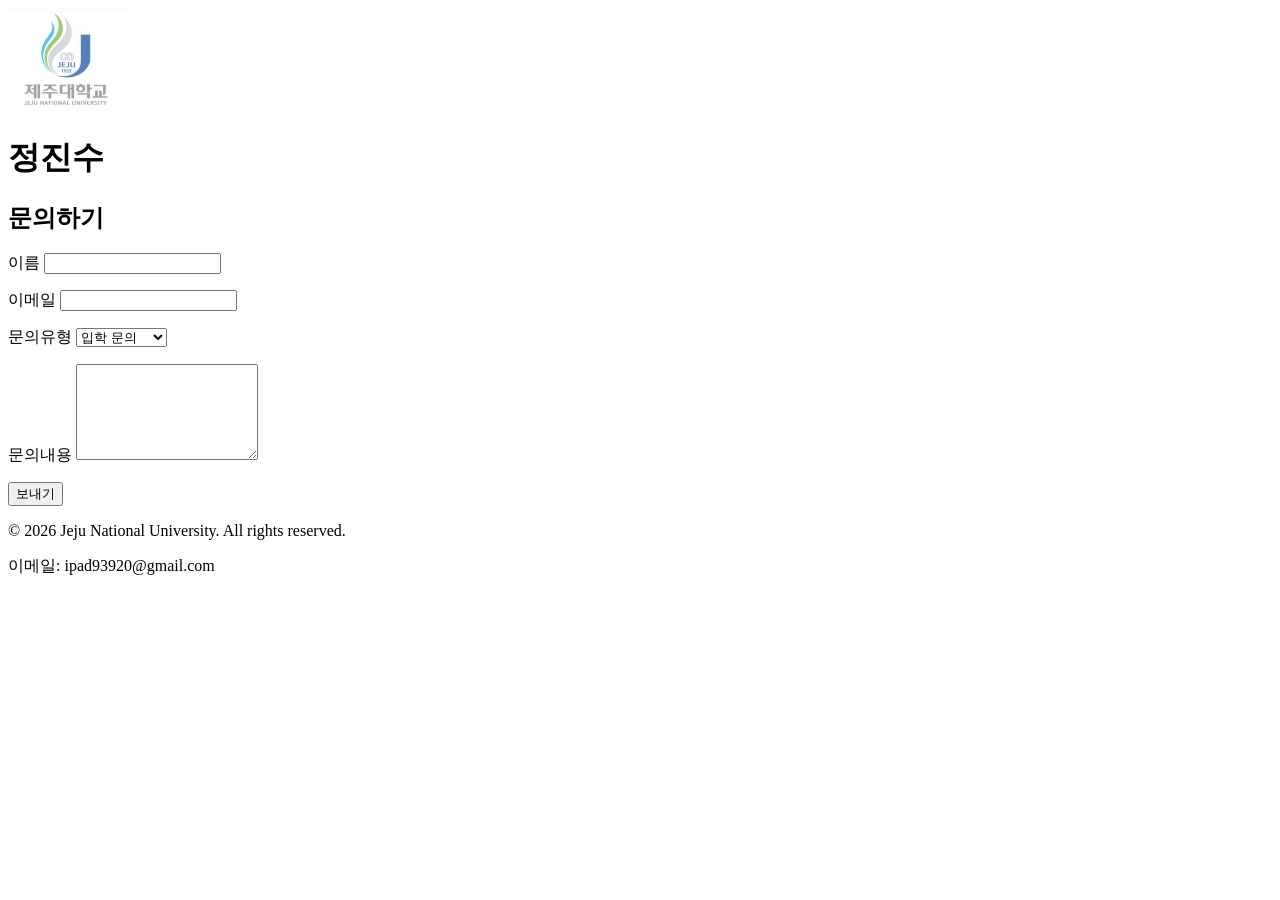
<file: index.html>
<!DOCTYPE html>
<html lang="ko">
<head>
  <meta charset="UTF-8">
  <meta http-equiv="refresh" content="0; url=week3/index.html">
  <title>이동 중...</title>
</head>
<body>
  <p><a href="week3/index.html">week3 페이지로 이동</a></p>
</body>
</html>
</file>
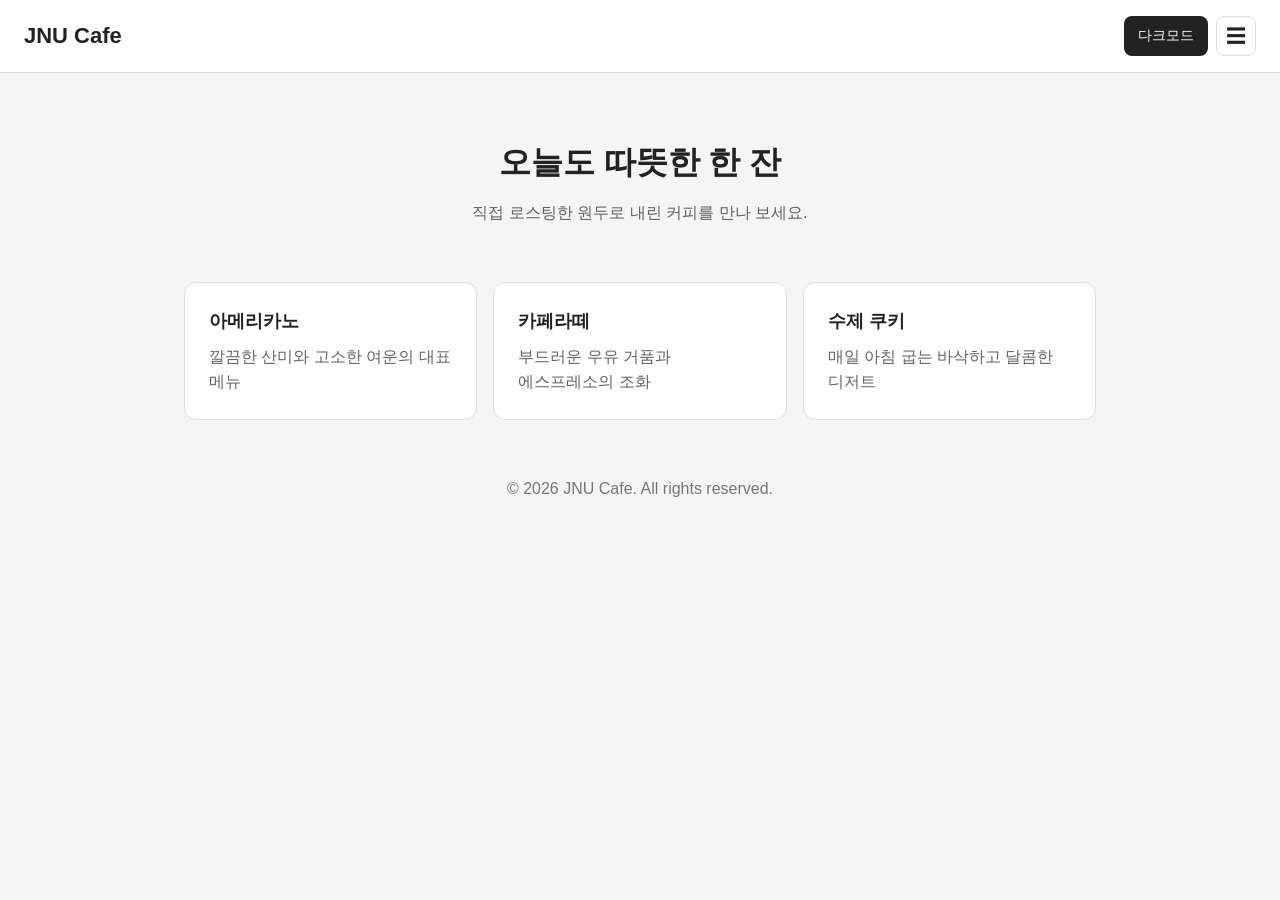
<file: week10/index.html>
<!DOCTYPE html>
<html lang="ko">
<head>
  <meta charset="UTF-8">
  <meta name="viewport" content="width=device-width, initial-scale=1.0">
  <title>10주차 실습 미션 - 햄버거 메뉴 · 다크모드 버튼</title>

  <style>
    /* ===== 기본 스타일 (수정 금지) ===== */
    * { margin: 0; padding: 0; box-sizing: border-box; }

    body {
      font-family: 'Noto Sans KR', sans-serif;
      line-height: 1.6;
      word-break: keep-all;
      background: var(--bg);
      color: var(--text);
    }

    ul { list-style: none; }
    a { color: inherit; text-decoration: none; }

    .header {
      display: flex;
      flex-wrap: wrap;
      align-items: center;
      justify-content: space-between;
      padding: 16px 24px;
      background: var(--card);
      border-bottom: 1px solid var(--border);
    }
    .logo { font-size: 22px; font-weight: 700; }
    .header-right { display: flex; align-items: center; gap: 8px; }
    .gnb { flex-basis: 100%; }

    .hero { padding: 64px 24px 32px; text-align: center; }
    .hero h1 { font-size: 32px; margin-bottom: 12px; }
    .hero p { opacity: 0.7; }

    .card-list {
      display: grid;
      grid-template-columns: repeat(auto-fit, minmax(240px, 1fr));
      gap: 16px;
      max-width: 960px;
      margin: 0 auto;
      padding: 24px;
    }
    .card {
      padding: 24px;
      background: var(--card);
      border: 1px solid var(--border);
      border-radius: 12px;
    }
    .card h2 { font-size: 18px; margin-bottom: 8px; }
    .card p { opacity: 0.7; }

    .footer { padding: 32px 24px; text-align: center; opacity: 0.6; }


    /* ===== 여기부터 실습 과제 작성 ===== */

    /* [미션 1-2] 햄버거 메뉴 CSS
       - .menu-btn : 메뉴 버튼 스타일
       - .gnb : 평소에는 숨김
       - .gnb.open : open 클래스가 붙으면 표시 */
    .menu-btn {
      width: 40px;
      height: 40px;
      font-size: 20px;
      background: transparent;
      color: var(--text);
      border: 1px solid var(--border);
      border-radius: 8px;
      cursor: pointer;
    }

    .gnb { display: none; }
    .gnb.open { display: block; }

    .gnb ul {
      display: flex;
      flex-direction: column;
      gap: 4px;
      padding-top: 12px;
    }
    .gnb a {
      display: block;
      padding: 10px 12px;
      border-radius: 8px;
    }
    .gnb a:hover { background: var(--border); }


    /* [미션 2-2] 다크모드 CSS
       - :root : 변수 정의 (--bg, --card, --text, --border) 라이트 색상
       - body.dark-mode : 같은 변수의 다크 색상으로 덮어쓰기
       - .theme-btn : 다크모드 버튼 스타일 */
    :root {
      --bg: #f5f5f5;
      --card: #ffffff;
      --text: #222222;
      --border: #dddddd;
    }

    body.dark-mode {
      --bg: #121212;
      --card: #1e1e1e;
      --text: #eeeeee;
      --border: #333333;
    }

    .theme-btn {
      height: 40px;
      padding: 0 14px;
      font-size: 14px;
      background: var(--text);
      color: var(--bg);
      border: none;
      border-radius: 8px;
      cursor: pointer;
    }

  </style>
</head>
<body>

  <header class="header">
    <a class="logo" href="#">JNU Cafe</a>

    <div class="header-right">
      <!-- [미션 2-1] 다크모드 버튼 HTML (class="theme-btn", 문구: 다크모드) -->
      <button type="button" class="theme-btn">다크모드</button>


      <!-- [미션 1-1] 햄버거 메뉴 버튼 HTML (class="menu-btn", 문구: ☰ 문자를 복사해서 사용) -->
      <button type="button" class="menu-btn" aria-label="메뉴 열기">☰</button>

    </div>

    <!-- [미션 1-1] 메뉴 nav HTML (class="gnb", 메뉴 4개: 홈 · 메뉴 · 매장 안내 · 문의) -->
    <nav class="gnb">
      <ul>
        <li><a href="#">홈</a></li>
        <li><a href="#">메뉴</a></li>
        <li><a href="#">매장 안내</a></li>
        <li><a href="#">문의</a></li>
      </ul>
    </nav>

  </header>

  <main>
    <section class="hero">
      <h1>오늘도 따뜻한 한 잔</h1>
      <p>직접 로스팅한 원두로 내린 커피를 만나 보세요.</p>
    </section>

    <section class="card-list">
      <article class="card">
        <h2>아메리카노</h2>
        <p>깔끔한 산미와 고소한 여운의 대표 메뉴</p>
      </article>
      <article class="card">
        <h2>카페라떼</h2>
        <p>부드러운 우유 거품과 에스프레소의 조화</p>
      </article>
      <article class="card">
        <h2>수제 쿠키</h2>
        <p>매일 아침 굽는 바삭하고 달콤한 디저트</p>
      </article>
    </section>
  </main>

  <footer class="footer">
    <p>&copy; 2026 JNU Cafe. All rights reserved.</p>
  </footer>


  <script>
    /* ===== 여기부터 실습 과제 작성 ===== */

    /* [미션 1-3] 햄버거 메뉴 JS
       - 메뉴 버튼과 .gnb 요소를 변수에 저장
       - 버튼을 클릭하면 .gnb 에 open 클래스 켜기/끄기 */
    const menuBtn = document.querySelector('.menu-btn');
    const gnb = document.querySelector('.gnb');

    menuBtn.addEventListener('click', function () {
      gnb.classList.toggle('open');
    });


    /* [미션 2-3] 다크모드 버튼 JS
       - 다크모드 버튼을 변수에 저장
       - 버튼을 클릭하면 body 에 dark-mode 클래스 켜기/끄기
       - 현재 모드에 맞게 버튼 문구 바꾸기 (다크모드 ↔ 라이트모드) */
    const themeBtn = document.querySelector('.theme-btn');

    themeBtn.addEventListener('click', function () {
      document.body.classList.toggle('dark-mode');

      if (document.body.classList.contains('dark-mode')) {
        themeBtn.textContent = '라이트모드';
      } else {
        themeBtn.textContent = '다크모드';
      }
    });

  </script>
</body>
</html>
</file>
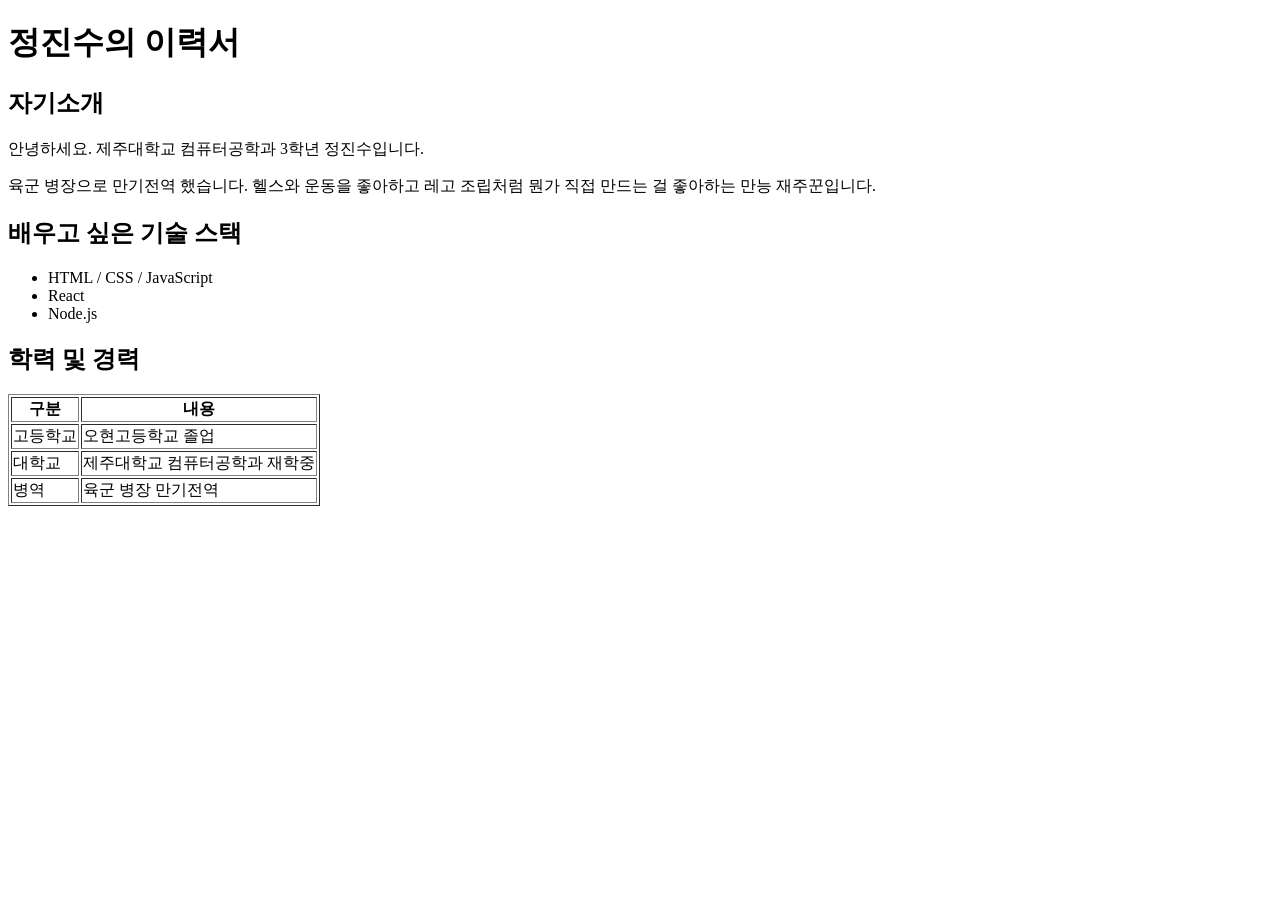
<file: week2/index.html>
<!DOCTYPE html>
<html lang="ko">
<head>
<meta charset="UTF-8">
<title>정진수의 이력서</title>
</head>
<body>

<h1>정진수의 이력서</h1>

<h2>자기소개</h2>
<p>안녕하세요. 제주대학교 컴퓨터공학과 3학년 정진수입니다.</p>
<p>육군 병장으로 만기전역 했습니다. 헬스와 운동을 좋아하고 레고 조립처럼 뭔가 직접 만드는 걸 좋아하는 만능 재주꾼입니다.</p>

<h2>배우고 싶은 기술 스택</h2>
<ul>
  <li>HTML / CSS / JavaScript</li>
  <li>React</li>
  <li>Node.js</li>
</ul>

<h2>학력 및 경력</h2>
<table border="1">
  <tr>
    <th>구분</th>
    <th>내용</th>
  </tr>
  <tr>
    <td>고등학교</td>
    <td>오현고등학교 졸업</td>
  </tr>
  <tr>
    <td>대학교</td>
    <td>제주대학교 컴퓨터공학과 재학중</td>
  </tr>
  <tr>
    <td>병역</td>
    <td>육군 병장 만기전역</td>
  </tr>
</table>

</body>
</html>
</file>
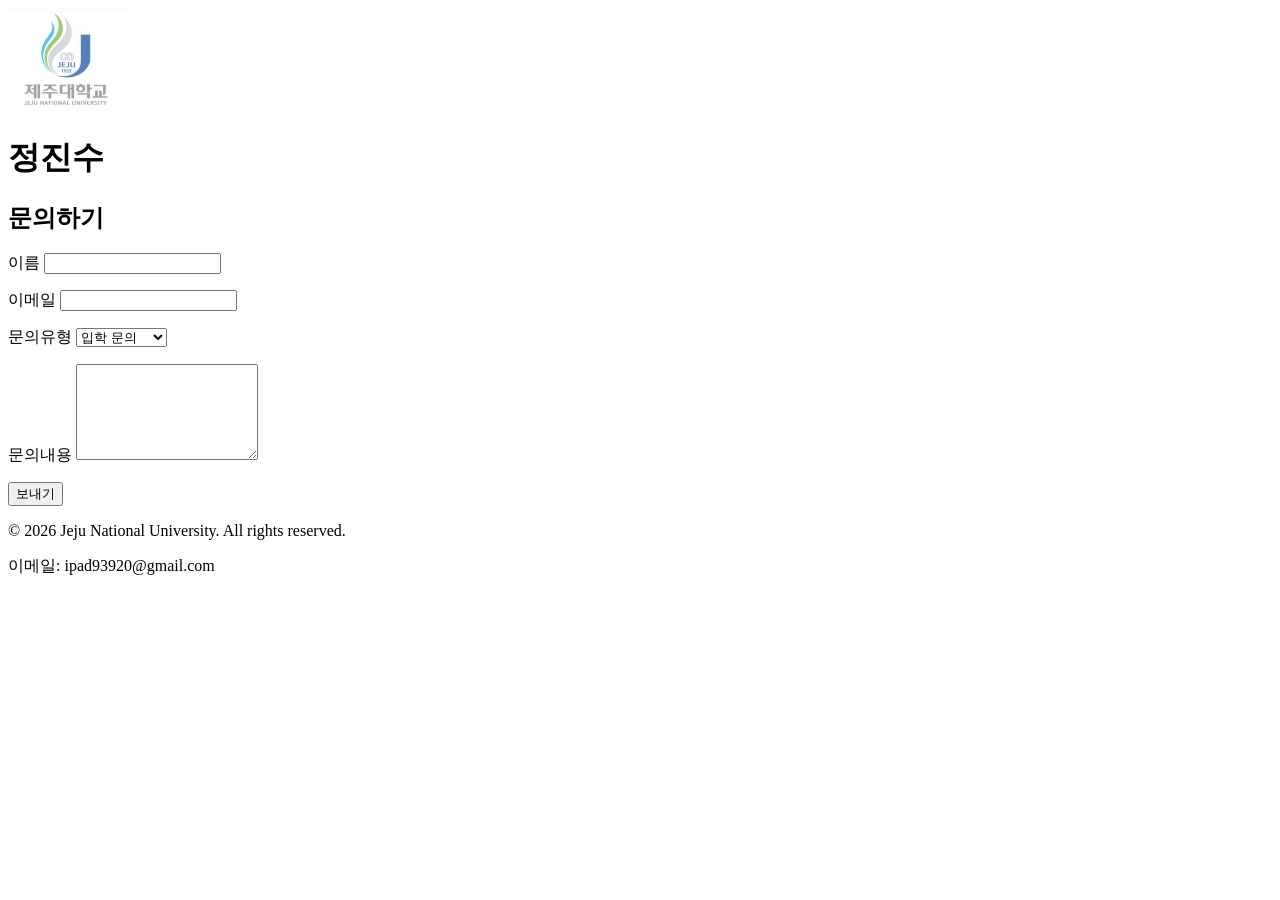
<file: week3/index.html>
<!DOCTYPE html>
<html lang="ko">
<head>
  <meta charset="UTF-8">
  <meta name="viewport" content="width=device-width, initial-scale=1.0">
  <title>제주대학교 문의하기</title>
  <meta name="description" content="제주대학교 홈페이지 문의하기 페이지입니다.">
  <meta property="og:title" content="제주대학교 문의하기">
  <meta property="og:description" content="제주대학교 홈페이지 문의하기 페이지입니다.">
  <meta property="og:url" content="https://example.com/week3/index.html">
</head>
<body>
  <header>
    <img src="images/logo.png" alt="제주대학교 로고" width="120">
    <h1>정진수</h1>
  </header>

  <main>
    <section>
      <h2>문의하기</h2>
      <form action="#" method="post">
        <p>
          <label for="name">이름</label>
          <input type="text" id="name" name="name" required>
        </p>
        <p>
          <label for="email">이메일</label>
          <input type="email" id="email" name="email" required>
        </p>
        <p>
          <label for="inquiry-type">문의유형</label>
          <select id="inquiry-type" name="inquiry-type">
            <option value="admission">입학 문의</option>
            <option value="academic">학사 문의</option>
            <option value="scholarship">장학금 문의</option>
            <option value="etc">기타 문의</option>
          </select>
        </p>
        <p>
          <label for="content">문의내용</label>
          <textarea id="content" name="content" rows="6" required></textarea>
        </p>
        <p>
          <button type="submit">보내기</button>
        </p>
      </form>
    </section>
  </main>

  <footer>
    <p>&copy; 2026 Jeju National University. All rights reserved.</p>
    <p>이메일: ipad93920@gmail.com</p>
  </footer>
</body>
</html>
</file>
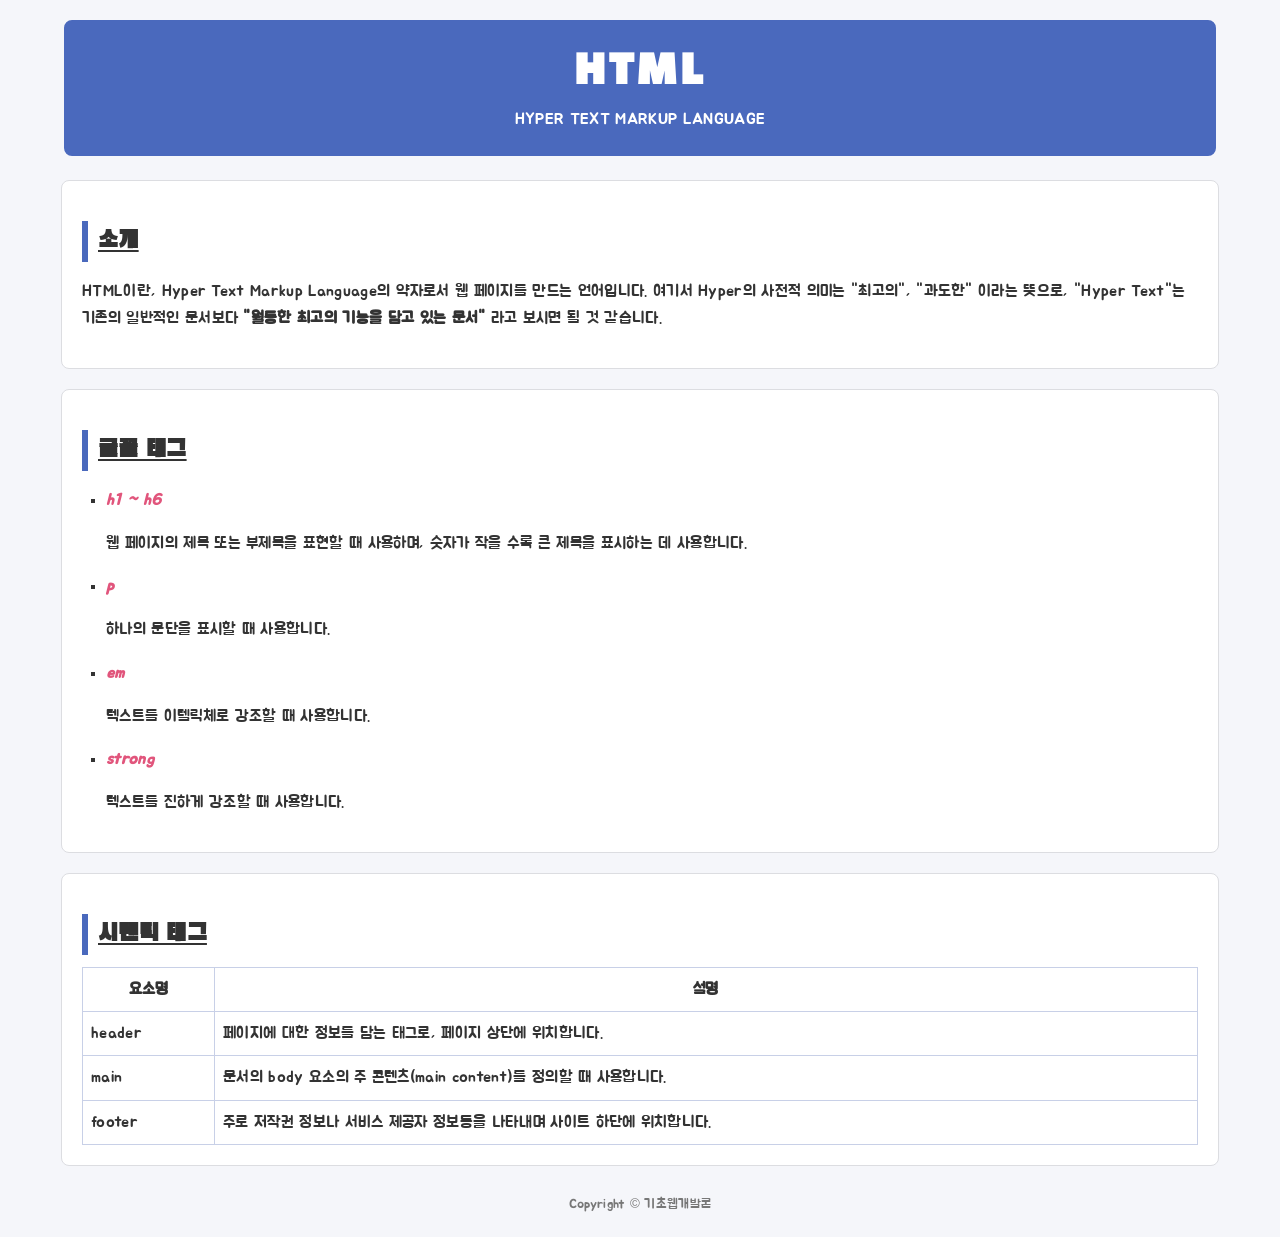
<file: week4/index.html>
<!doctype html>
<html lang="ko">
  <head>
    <meta charset="UTF-8" />
    <meta name="viewport" content="width=device-width, initial-scale=1.0" />
    <title>나만의 프로필 카드 - Week 4</title>

    <!-- 구글 웹 폰트 연결 -->
    <link rel="preconnect" href="https://fonts.googleapis.com" />
    <link rel="preconnect" href="https://fonts.gstatic.com" crossorigin />
    <link
      href="https://fonts.googleapis.com/css2?family=Black+Han+Sans&family=Jua&display=swap"
      rel="stylesheet"
    />

    <!-- Internal Style Sheet -->
    <style>
      /* 기본(태그) 선택자 */
      body {
        font-family: "Jua", sans-serif;
        font-size: 16px;
        line-height: 1.7;
        letter-spacing: 0.02em;
        color: #333333;
        background-color: #f5f6fa;
        margin: 0;
        padding: 20px;
      }

      h2 {
        font-family: "Black Han Sans", sans-serif;
        font-weight: 700;
        text-decoration: underline;
        border-left: 6px solid #4a69bd;
        padding-left: 10px;
        margin-bottom: 12px;
      }

      table {
        width: 100%;
        border-collapse: collapse;
      }

      th,
      td {
        border: 1px solid #c8d0e7;
        padding: 8px;
      }

      /* 클래스 선택자 1 */
      .page-header {
        width: 90%;
        height: 100px;
        margin: 0 auto 24px auto;
        padding: 16px;
        border: 2px solid #4a69bd;
        border-radius: 8px;
        background-color: #4a69bd;
        color: #ffffff;
        text-align: center;
        text-transform: uppercase;
      }

      /* 클래스 선택자 2 */
      .card {
        width: 90%;
        margin: 0 auto 20px auto;
        padding: 20px;
        border: 1px solid #dcdde1;
        border-radius: 8px;
        background-color: #ffffff;
      }

      /* 클래스 선택자 3 */
      .tag-name {
        font-style: italic;
        font-weight: 700;
        color: #e1557c;
      }

      /* 결합(후손) 선택자 */
      .card ul {
        list-style-type: square;
        padding-left: 24px;
      }

      /* 결합(자식) 선택자 */
      .page-header > h1 {
        font-family: "Black Han Sans", sans-serif;
        font-size: 40px;
        letter-spacing: 4px;
        margin: 0;
      }

      .page-footer {
        text-align: center;
        color: #777777;
        margin-top: 24px;
      }
    </style>
  </head>
  <body>
    <header class="page-header">
      <h1>HTML</h1>
      <span>Hyper Text Markup Language</span>
    </header>
    <main>
      <section class="card">
        <h2>소개</h2>
        <p>
          HTML이란, Hyper Text Markup Language의 약자로서 웹 페이지를 만드는
          언어입니다. 여기서 Hyper의 사전적 의미는 "최고의", "과도한" 이라는
          뜻으로, "Hyper Text"는 기존의 일반적인 문서보다
          <strong>"월등한 최고의 기능을 담고 있는 문서"</strong> 라고 보시면 될
          것 같습니다.
        </p>
      </section>

      <section class="card">
        <h2>글꼴 태그</h2>
        <ul>
          <li>
            <em class="tag-name">h1 ~ h6</em>
            <p>
              웹 페이지의 제목 또는 부제목을 표현할 때 사용하며, 숫자가 작을
              수록 큰 제목을 표시하는 데 사용합니다.
            </p>
          </li>
          <li>
            <em class="tag-name">p</em>
            <p>하나의 문단을 표시할 때 사용합니다.</p>
          </li>
          <li>
            <em class="tag-name">em</em>
            <p>텍스트를 이텔릭체로 강조할 때 사용합니다.</p>
          </li>
          <li>
            <em class="tag-name">strong</em>
            <p>텍스트를 진하게 강조할 때 사용합니다.</p>
          </li>
        </ul>
      </section>

      <section class="card">
        <h2>시멘틱 태그</h2>
        <table>
          <thead>
            <tr>
              <th>요소명</th>
              <th>설명</th>
            </tr>
          </thead>
          <tbody>
            <tr>
              <td>header</td>
              <td>
                페이지에 대한 정보를 담는 태그로, 페이지 상단에 위치합니다.
              </td>
            </tr>
            <tr>
              <td>main</td>
              <td>
                문서의 body 요소의 주 콘텐츠(main content)를 정의할 때
                사용합니다.
              </td>
            </tr>
            <tr>
              <td>footer</td>
              <td>
                주로 저작권 정보나 서비스 제공자 정보등을 나타내며 사이트 하단에
                위치합니다.
              </td>
            </tr>
          </tbody>
        </table>
      </section>
    </main>
    <footer class="page-footer">
      <small>Copyright &copy; 기초웹개발론</small>
    </footer>
  </body>
</html>
</file>
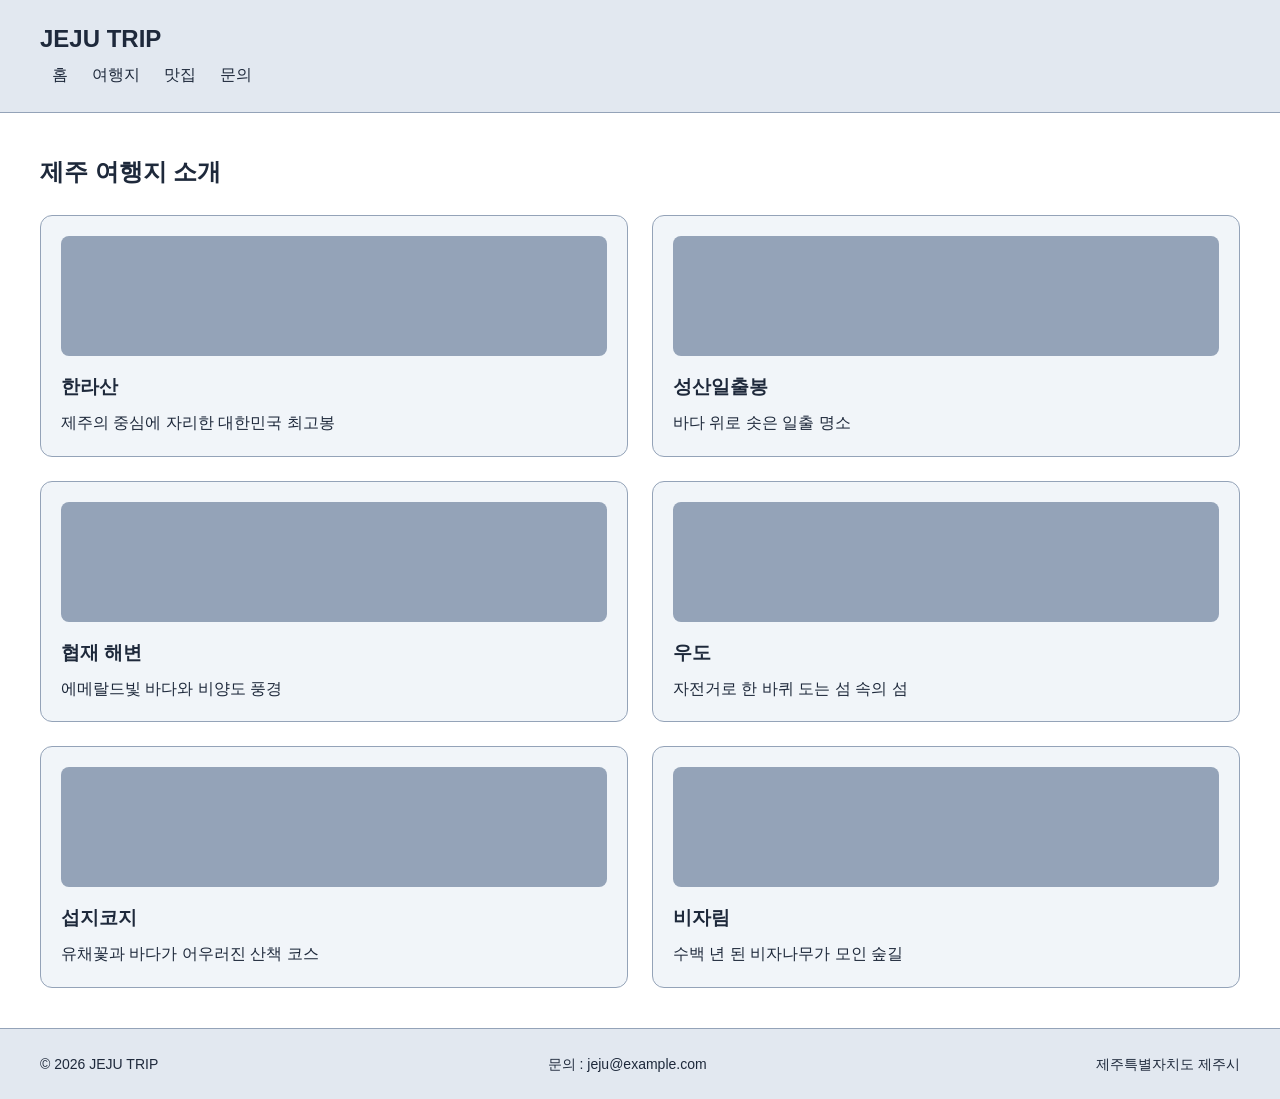
<file: week8/index.html>
<!DOCTYPE html>
<html lang="ko">
<head>
  <meta charset="UTF-8">
  <!-- [viewport] 여기에 viewport 메타 태그를 선언하세요 -->
  <meta name="viewport" content="width=device-width, initial-scale=1.0">

  <title>제주 여행지 소개</title>

  <style>
    /* ============================================================
        기본 스타일 - 이 영역은 수정하지 않습니다
       ============================================================ */
    * { margin: 0; padding: 0; box-sizing: border-box; }

    body {
      font-family: "Noto Sans KR", "Malgun Gothic", sans-serif;
      font-size: 16px;
      line-height: 1.6;
    }

    header {
      padding: 20px 40px;
      border-bottom: 1px solid #94a3b8;
    }
    .logo { font-size: 24px; }
    .menu { list-style: none; }
    .menu li { padding: 4px 12px; }
    .menu a { color: inherit; text-decoration: none; }

    main { padding: 40px; }
    main h2 { margin-bottom: 24px; }

    .card-list { list-style: none; }
    .card {
      padding: 20px;
      border: 1px solid #94a3b8;
      border-radius: 12px;
    }
    .thumb {
      height: 120px;
      margin-bottom: 16px;
      border-radius: 8px;
      background: #94a3b8;
    }
    .card h3 { margin-bottom: 8px; }

    footer {
      padding: 24px 40px;
      border-top: 1px solid #94a3b8;
      font-size: 14px;
    }


    /* ============================================================
        여기부터 실습 과제 작성 ( 적용 값은 JNUclass 과제 안내 확인 )
      ============================================================ */

    /* [flex 레이아웃] body, main */
    body {
      display: flex;
      flex-direction: column;
      min-height: 100vh;
      background: var(--bg);
      color: var(--text);
    }
    main { flex: 1; }


    /* [PC 기준] GNB ( .menu ), 카드 그리드 ( .card-list ), 푸터 ( footer ) */
    :root {
      --bg: #ffffff;
      --text: #1e293b;
      --header-bg: #e2e8f0;
      --card-bg: #f1f5f9;
    }

    header, footer { background: var(--header-bg); }
    .card { background: var(--card-bg); }

    .menu {
      display: flex;
      flex-direction: row;
      font-size: 18px;
    }

    .card-list {
      display: grid;
      grid-template-columns: repeat(3, 1fr);
      gap: 24px;
    }

    footer {
      display: flex;
      flex-direction: row;
      justify-content: space-between;
    }


    /* [태블릿] 미디어 쿼리 (중단점) 및 디자인 적용 */
    @media (max-width: 1439px) {
      .menu { font-size: 16px; }
      .card-list { grid-template-columns: repeat(2, 1fr); }
    }


    /* [모바일] 미디어 쿼리 (중단점) 및 디자인 적용 */
    @media (max-width: 767px) {
      .menu {
        flex-direction: column;
        font-size: 14px;
      }
      .card-list { grid-template-columns: 1fr; }
      footer { flex-direction: column; }
    }


    /* [다크모드] 미디어 쿼리 및 CSS 변수 방식 적용 */
    @media (prefers-color-scheme: dark) {
      :root {
        --bg: #0f172a;
        --text: #e2e8f0;
        --header-bg: #334155;
        --card-bg: #1e293b;
      }
    }

  </style>
</head>
<body>

  <header>
    <h1 class="logo">JEJU TRIP</h1>
    <nav>
      <ul class="menu">
        <li><a href="#">홈</a></li>
        <li><a href="#">여행지</a></li>
        <li><a href="#">맛집</a></li>
        <li><a href="#">문의</a></li>
      </ul>
    </nav>
  </header>

  <main>
    <h2>제주 여행지 소개</h2>
    <ul class="card-list">
      <li class="card">
        <div class="thumb"></div>
        <h3>한라산</h3>
        <p>제주의 중심에 자리한 대한민국 최고봉</p>
      </li>
      <li class="card">
        <div class="thumb"></div>
        <h3>성산일출봉</h3>
        <p>바다 위로 솟은 일출 명소</p>
      </li>
      <li class="card">
        <div class="thumb"></div>
        <h3>협재 해변</h3>
        <p>에메랄드빛 바다와 비양도 풍경</p>
      </li>
      <li class="card">
        <div class="thumb"></div>
        <h3>우도</h3>
        <p>자전거로 한 바퀴 도는 섬 속의 섬</p>
      </li>
      <li class="card">
        <div class="thumb"></div>
        <h3>섭지코지</h3>
        <p>유채꽃과 바다가 어우러진 산책 코스</p>
      </li>
      <li class="card">
        <div class="thumb"></div>
        <h3>비자림</h3>
        <p>수백 년 된 비자나무가 모인 숲길</p>
      </li>
    </ul>
  </main>

  <footer>
    <p>© 2026 JEJU TRIP</p>
    <p>문의 : jeju@example.com</p>
    <p>제주특별자치도 제주시</p>
  </footer>

</body>
</html>
</file>
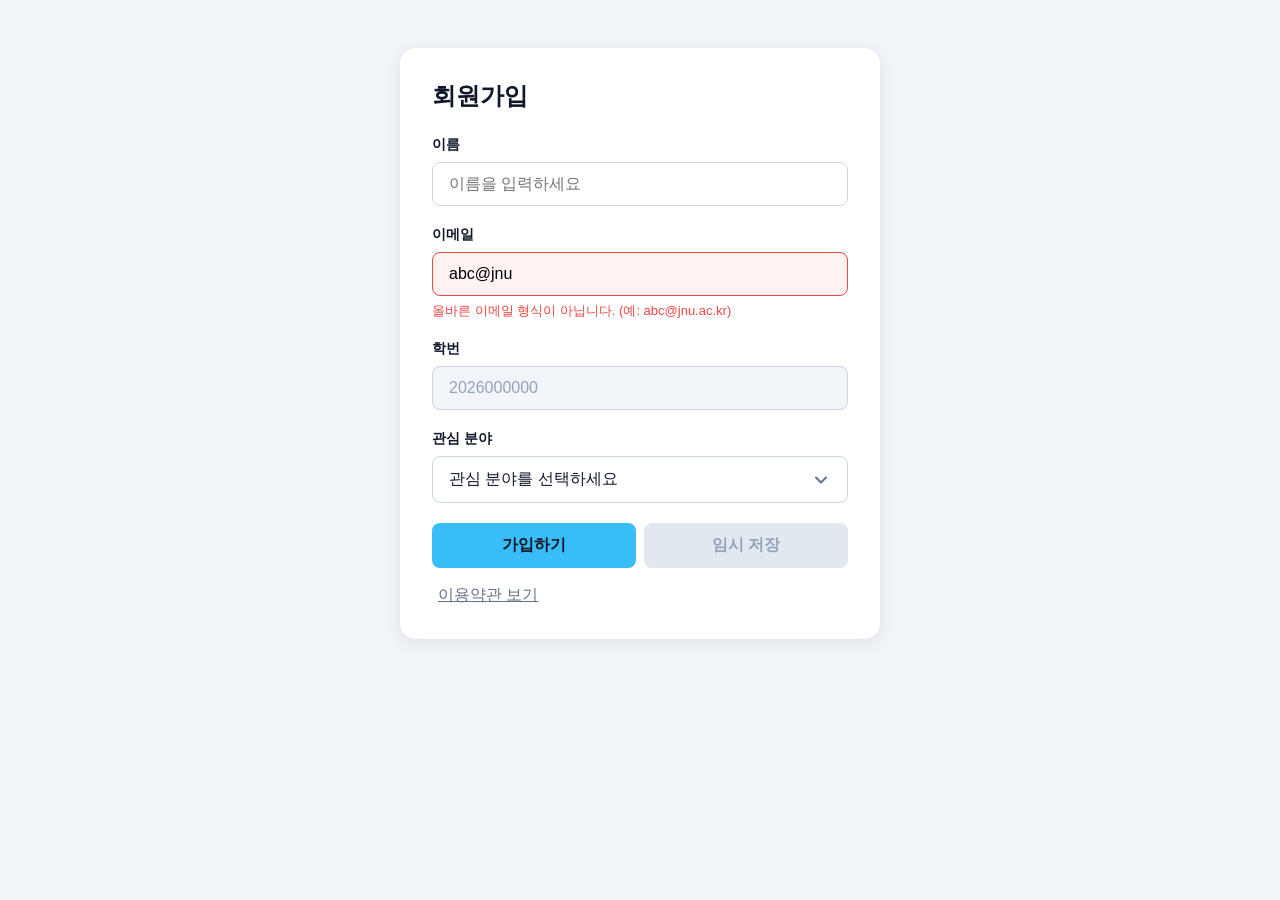
<file: week9/index.html>
<!DOCTYPE html>
<html lang="ko">
<head>
  <meta charset="UTF-8">
  <meta name="viewport" content="width=device-width, initial-scale=1.0">
  <title>9주차 실습 - 폼 · 콤보박스 · 모달</title>
  <style>
    /* ===== reset ===== */
    *, *::before, *::after { box-sizing: border-box; }
    body, h1, h2, p, ul { margin: 0; padding: 0; }
    ul { list-style: none; }
    button, input { font: inherit; }

    /* ===== 기본 레이아웃 (수정 금지) ===== */
    body {
      font-family: 'Noto Sans KR', sans-serif;
      background: #f1f5f9;
      color: #0f172a;
      padding: 48px 16px;
    }
    .container {
      max-width: 480px;
      margin: 0 auto;
      padding: 32px;
      background: #fff;
      border-radius: 16px;
      box-shadow: 0 4px 16px rgba(15, 23, 42, 0.08);
    }
    h1 { font-size: 24px; margin-bottom: 24px; }
    .field { margin-bottom: 20px; }
    .field label {
      display: block;
      margin-bottom: 8px;
      font-size: 14px;
      font-weight: 700;
    }
    input {
      width: 100%;
      padding: 12px 16px;
      border: 1px solid #cbd5e1;
      border-radius: 8px;
    }
    .btn-row { display: flex; gap: 8px; margin-top: 8px; }
    .btn {
      flex: 1;
      padding: 12px;
      border: none;
      border-radius: 8px;
      background: #38bdf8;
      color: #0f172a;
      font-weight: 700;
      cursor: pointer;
    }
    .link-btn {
      margin-top: 16px;
      border: none;
      background: none;
      color: #64748b;
      text-decoration: underline;
      cursor: pointer;
    }

    /* ===== 여기부터 실습 과제 작성 ===== */

    /* [미션 1] 인풋 상태 스타일 (:focus · :disabled · .error · 오류 문구 표시) */
    input:focus {
      outline: none;
      border-color: #38bdf8;
      box-shadow: 0 0 0 3px rgba(56, 189, 248, 0.3);
    }
    input:disabled {
      background: #f1f5f9;
      color: #94a3b8;
      cursor: not-allowed;
    }
    .msg {
      display: none;
      margin-top: 6px;
      font-size: 13px;
      color: #ef4444;
    }
    .field.error input {
      border-color: #ef4444;
      background: #fef2f2;
    }
    .field.error input:focus {
      box-shadow: 0 0 0 3px rgba(239, 68, 68, 0.25);
    }
    .field.error .msg { display: block; }


    /* [미션 2] 버튼 상태 스타일 (:hover · :active · :disabled) */
    .btn { transition: background 0.2s, transform 0.1s; }
    .btn:hover { background: #0ea5e9; }
    .btn:active { background: #0284c7; transform: scale(0.97); }
    .btn:disabled {
      background: #e2e8f0;
      color: #94a3b8;
      cursor: not-allowed;
      transform: none;
    }


    /* [미션 3] 콤보박스 구조 · 목록 · 열림 상태 (relative · absolute 겹침 배치 · .open 목록 표시 · 화살표 회전) */
    .combo { position: relative; }
    .combo-btn {
      display: flex;
      justify-content: space-between;
      align-items: center;
      width: 100%;
      padding: 12px 16px;
      border: 1px solid #cbd5e1;
      border-radius: 8px;
      background: #fff;
      color: #0f172a;
      text-align: left;
      cursor: pointer;
    }
    .combo-btn img {
      width: 20px;
      height: 20px;
      transition: transform 0.2s;
    }
    .combo-list {
      display: none;
      position: absolute;
      top: calc(100% + 4px);
      left: 0;
      right: 0;
      z-index: 10;
      padding: 6px 0;
      background: #fff;
      border: 1px solid #cbd5e1;
      border-radius: 8px;
      box-shadow: 0 8px 20px rgba(15, 23, 42, 0.12);
    }
    .combo-list li {
      padding: 10px 16px;
      cursor: pointer;
    }
    .combo-list li:hover { background: #f0f9ff; }
    .combo.open .combo-btn { border-color: #38bdf8; }
    .combo.open .combo-list { display: block; }
    .combo.open .combo-btn img { transform: rotate(180deg); }


    /* [미션 4] 모달 딤드 · 박스 · 열림 상태 (position: fixed · flex 가운데 정렬 · .open 표시) */
    .modal {
      display: none;
      position: fixed;
      inset: 0;
      z-index: 100;
      justify-content: center;
      align-items: center;
      padding: 16px;
      background: rgba(15, 23, 42, 0.5);
    }
    .modal.open { display: flex; }
    .modal-box {
      position: relative;
      width: 100%;
      max-width: 400px;
      padding: 32px;
      background: #fff;
      border-radius: 16px;
      box-shadow: 0 12px 32px rgba(15, 23, 42, 0.2);
    }
    .modal-box h2 { font-size: 20px; margin-bottom: 12px; }
    .modal-box p { font-size: 14px; line-height: 1.6; color: #475569; }
    .close {
      position: absolute;
      top: 16px;
      right: 16px;
      display: flex;
      padding: 4px;
      border: none;
      border-radius: 6px;
      background: none;
      cursor: pointer;
    }
    .close:hover { background: #f1f5f9; }
    .close img { width: 20px; height: 20px; }


  </style>
</head>
<body>
  <div class="container">
    <h1>회원가입</h1>

    <div class="field">
      <label for="name">이름</label>
      <input type="text" id="name" placeholder="이름을 입력하세요">
    </div>

    <!-- [미션 1] 이메일 field 에 error 클래스와 오류 문구(.msg) 추가 -->
    <div class="field error">
      <label for="email">이메일</label>
      <input type="email" id="email" value="abc@jnu">
      <p class="msg">올바른 이메일 형식이 아닙니다. (예: abc@jnu.ac.kr)</p>
    </div>

    <!-- [미션 1] 학번 input 에 disabled 속성 추가 -->
    <div class="field">
      <label for="student-id">학번</label>
      <input type="text" id="student-id" value="2026000000" disabled>
    </div>

    <div class="field">
      <label>관심 분야</label>
      <!-- [미션 3] 여기에 div 콤보박스 작성 (.combo > .combo-btn + ul.combo-list) -->
      <!-- 화살표는 arrow.svg 를 img 로 삽입 -->
      <!-- .combo 에 open 클래스를 붙여 열림 상태 확인, 제출 시엔 open 클래스 없는 상태로 제출 -->
      <div class="combo">
        <button type="button" class="combo-btn">
          <span>관심 분야를 선택하세요</span>
          <img src="arrow.svg" alt="">
        </button>
        <ul class="combo-list">
          <li>프론트엔드</li>
          <li>백엔드</li>
          <li>UI/UX 디자인</li>
          <li>데이터 분석</li>
        </ul>
      </div>
    </div>

    <div class="btn-row">
      <button class="btn">가입하기</button>
      <!-- [미션 2] 임시 저장 버튼에 disabled 속성 추가 -->
      <button class="btn" disabled>임시 저장</button>
    </div>

    <button class="link-btn">이용약관 보기</button>
  </div>

  <!-- [미션 4] 여기에 모달 작성 (.modal > .modal-box > button.close + h2 + p) -->
  <!-- 닫기 아이콘은 close.svg 를 button.closed안에 img로 삽입 -->
  <!-- .modal 에 open 클래스를 붙여 열림 상태 확인, 제출 시엔 open 클래스 없는 상태로 제출 -->
  <div class="modal">
    <div class="modal-box">
      <button type="button" class="close"><img src="close.svg" alt="닫기"></button>
      <h2>이용약관</h2>
      <p>본 약관은 회원가입 및 서비스 이용에 관한 기본 사항을 규정합니다. 회원은 정확한 정보를 입력해야 하며, 타인의 정보를 도용해서는 안 됩니다.</p>
    </div>
  </div>

</body>
</html>
</file>
